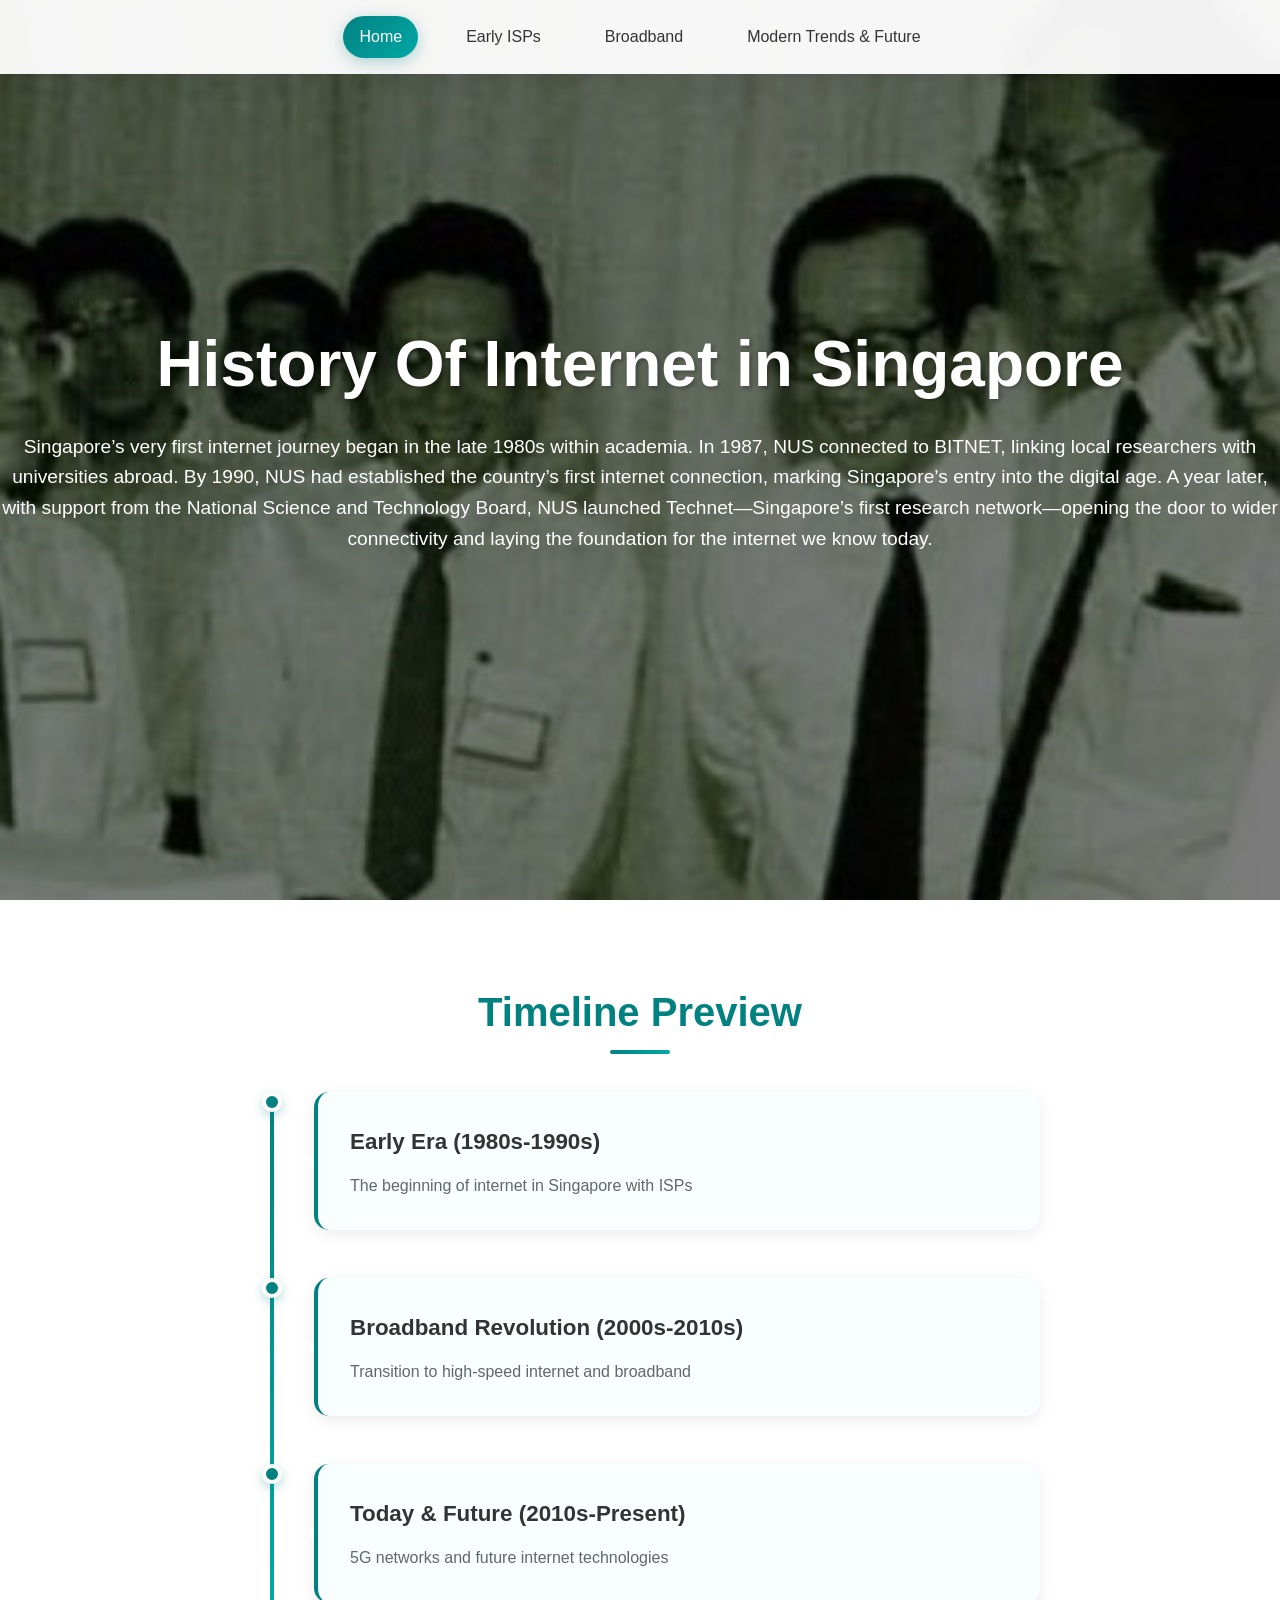
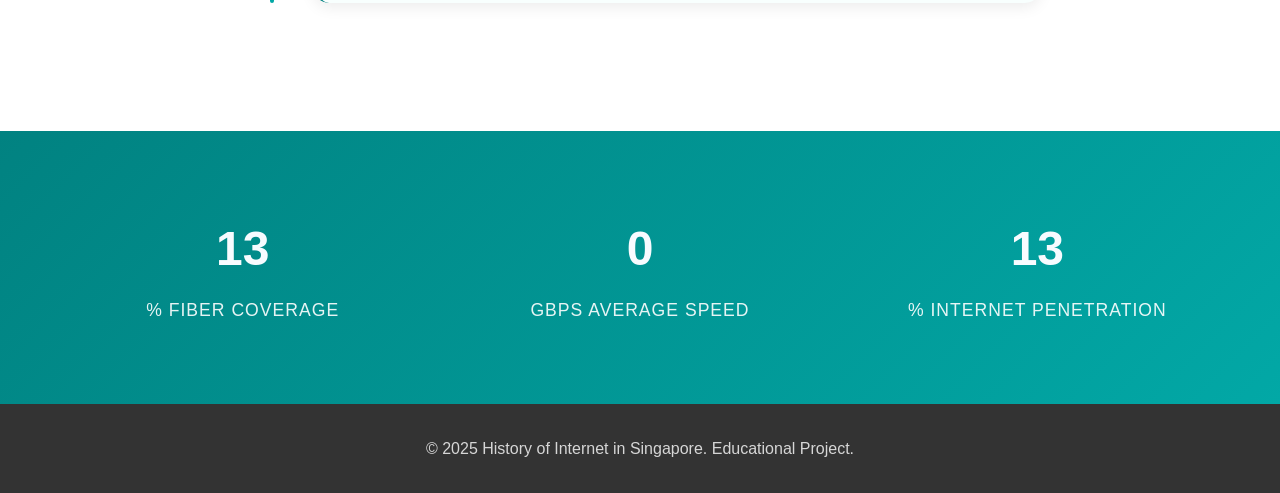
<file: FINALWEBFR/index.html>
<!DOCTYPE html>
<html lang="en">

<head>
    <meta charset="UTF-8">
    <meta name="viewport" content="width=device-width, initial-scale=1.0">
    <title>History of Internet in Singapore</title>
    <style>
        * {
            margin: 0;
            padding: 0;
            box-sizing: border-box;
        }

        body {
            font-family: 'Segoe UI', Tahoma, Geneva, Verdana, sans-serif;
            line-height: 1.6;
            color: #333;
            background: linear-gradient(135deg, #f5f7fa 0%, #c3cfe2 100%);
            overflow-x: hidden;
        }

        .container {
            max-width: 1200px;
            margin: 0 auto;
            padding: 0 20px;
        }

        /* Navigation */
        .navbar {
            background: rgba(255, 255, 255, 0.95);
            backdrop-filter: blur(10px);
            padding: 1rem 0;
            position: fixed;
            top: 0;
            width: 100%;
            z-index: 1000;
            box-shadow: 0 2px 20px rgba(0, 0, 0, 0.1);
        }

        .nav-container {
            max-width: 1200px;
            margin: 0 auto;
            padding: 0 20px;
        }

        .nav-links {
            display: flex;
            justify-content: center;
            gap: 2rem;
        }

        .nav-link {
            text-decoration: none;
            color: #333;
            font-weight: 500;
            padding: 0.5rem 1rem;
            border-radius: 25px;
            transition: all 0.3s ease;
            position: relative;
            overflow: hidden;
        }

        .nav-link::before {
            content: '';
            position: absolute;
            top: 0;
            left: -100%;
            width: 100%;
            height: 100%;
            background: linear-gradient(90deg, transparent, rgba(1, 130, 129, 0.2), transparent);
            transition: left 0.6s;
        }

        .nav-link:hover::before {
            left: 100%;
        }

        .nav-link:hover {
            color: #018281;
            transform: translateY(-2px);
        }

        .nav-link.active {
            background: linear-gradient(135deg, #018281, #02a8a6);
            color: white;
            box-shadow: 0 4px 15px rgba(1, 130, 129, 0.3);
        }

        .hero {
            min-height: 100vh;
            display: flex;
            align-items: center;
            justify-content: center;
            background: linear-gradient(rgba(0, 0, 0, 0.4), rgba(0, 0, 0, 0.4)), url('images/origin.jpg') center/cover no-repeat;
            position: relative;
            overflow: hidden;
        }

        .hero::before {
            content: '';
            position: absolute;
            top: 0;
            left: 0;
            right: 0;
            bottom: 0;
            background: url('data:image/svg+xml,<svg width="60" height="60" viewBox="0 0 60 60" xmlns="http://www.w3.org/2000/svg"><g fill="none" fill-rule="evenodd"><g fill="%23ffffff" fill-opacity="0.1"><circle cx="30" cy="30" r="2"/></g></svg>');
            animation: float 20s infinite linear;
        }

        @keyframes float {
            0% {
                transform: translateY(0px);
            }

            100% {
                transform: translateY(-60px);
            }
        }

        .hero-content {
            text-align: center;
            color: white;
            z-index: 2;
            position: relative;
        }

        .hero-title {
            font-size: clamp(2.5rem, 5vw, 4rem);
            font-weight: 700;
            margin-bottom: 1rem;
            text-shadow: 2px 2px 4px rgba(0, 0, 0, 0.3);
            animation: slideInUp 1s ease-out;
        }

        .hero-subtitle {
            font-size: 1.2rem;
            margin-bottom: 2rem;
            opacity: 0.9;
            animation: slideInUp 1s ease-out 0.3s both;
        }

        @keyframes slideInUp {
            from {
                opacity: 0;
                transform: translateY(30px);
            }

            to {
                opacity: 1;
                transform: translateY(0);
            }
        }

        /* Timeline Section */
        .timeline-section {
            padding: 5rem 0;
            background: white;
        }

        .section-title {
            text-align: center;
            font-size: 2.5rem;
            margin-bottom: 3rem;
            color: #018281;
            position: relative;
            font-weight: 600;
        }

        .section-title::after {
            content: '';
            position: absolute;
            bottom: -10px;
            left: 50%;
            transform: translateX(-50%);
            width: 60px;
            height: 4px;
            background: linear-gradient(90deg, #018281, #02a8a6);
            border-radius: 2px;
        }

        .timeline-container {
            max-width: 800px;
            margin: 0 auto;
            position: relative;
        }

        .timeline-container::before {
            content: '';
            position: absolute;
            left: 30px;
            top: 0;
            bottom: 0;
            width: 4px;
            background: linear-gradient(to bottom, #018281, #02a8a6);
            border-radius: 2px;
        }

        .timeline-item {
            position: relative;
            margin-bottom: 3rem;
            display: flex;
            align-items: flex-start;
            cursor: pointer;
            transition: all 0.3s ease;
        }

        .timeline-item:hover {
            transform: translateX(10px);
        }

        .timeline-marker {
            width: 20px;
            height: 20px;
            background: #018281;
            border-radius: 50%;
            margin-right: 2rem;
            position: relative;
            z-index: 2;
            flex-shrink: 0;
            margin-left: 22px;
            border: 4px solid white;
            box-shadow: 0 4px 12px rgba(1, 130, 129, 0.3);
            transition: all 0.3s ease;
        }

        .timeline-item:hover .timeline-marker {
            transform: scale(1.2);
            background: #02a8a6;
            box-shadow: 0 6px 20px rgba(1, 130, 129, 0.5);
        }

        .timeline-content {
            background: #f8fffe;
            padding: 2rem;
            border-radius: 15px;
            flex: 1;
            border-left: 4px solid #018281;
            box-shadow: 0 4px 15px rgba(0, 0, 0, 0.08);
            transition: all 0.3s ease;
            position: relative;
        }

        .timeline-content::before {
            content: '';
            position: absolute;
            left: -12px;
            top: 50%;
            transform: translateY(-50%);
            width: 0;
            height: 0;
            border-top: 8px solid transparent;
            border-bottom: 8px solid transparent;
            border-right: 8px solid #f8fffe;
        }

        .timeline-item:hover .timeline-content {
            background: white;
            border-left-color: #02a8a6;
            box-shadow: 0 8px 25px rgba(1, 130, 129, 0.15);
        }

        .timeline-item:hover .timeline-content::before {
            border-right-color: white;
        }

        .timeline-content h3 {
            font-size: 1.4rem;
            margin-bottom: 0.8rem;
            color: #333;
            font-weight: 600;
        }

        .timeline-content p {
            color: #666;
            line-height: 1.6;
            margin: 0;
        }

        /* Stats Section */
        .stats-section {
            padding: 4rem 0;
            background: linear-gradient(135deg, #018281 0%, #02a8a6 100%);
            color: white;
        }

        .stats-grid {
            display: grid;
            grid-template-columns: repeat(auto-fit, minmax(200px, 1fr));
            gap: 2rem;
            text-align: center;
        }

        .stat-item {
            padding: 1rem;
        }

        .stat-number {
            font-size: 3rem;
            font-weight: 700;
            margin-bottom: 0.5rem;
            background: linear-gradient(45deg, #ffffff, #f0f8ff);
            -webkit-background-clip: text;
            -webkit-text-fill-color: transparent;
            background-clip: text;
        }

        .stat-label {
            font-size: 1.1rem;
            opacity: 0.9;
            text-transform: uppercase;
            letter-spacing: 1px;
        }

        /* Footer */
        .footer {
            background: #333;
            color: white;
            text-align: center;
            padding: 2rem 0;
        }

        .footer p {
            opacity: 0.8;
        }

        /* Design */
        @media (max-width: 768px) {
            .nav-links {
                flex-direction: column;
                gap: 1rem;
            }

            .hero-title {
                font-size: 2.5rem;
            }

            .timeline-container::before {
                left: 15px;
            }

            .timeline-marker {
                margin-left: 7px;
            }

            .timeline-content {
                padding: 1.5rem;
            }

            .timeline-content::before {
                display: none;
            }

            .stats-grid {
                grid-template-columns: 1fr;
                gap: 1rem;
            }

            .stat-number {
                font-size: 2.5rem;
            }
        }

        /* Animations */
        .fade-in {
            opacity: 0;
            transform: translateY(20px);
            transition: all 0.6s ease;
        }

        .fade-in.visible {
            opacity: 1;
            transform: translateY(0);
        }
    </style>
</head>

<body>
    <nav class="navbar">
        <div class="nav-container">
            <div class="nav-links">
                <a href="index.html" class="nav-link active">Home</a>
                <a href="early-isps.html" class="nav-link">Early ISPs</a>
                <a href="broadband.html" class="nav-link">Broadband</a>
                <a href="modern-trends.html" class="nav-link">Modern Trends & Future</a>
            </div>
        </div>
    </nav>

    <main>
        <section class="hero">
            <div class="hero-content">
                <h1 class="hero-title">History Of Internet in Singapore</h1>
                <p class="hero-subtitle">Singapore’s very first internet journey began in the late 1980s within
                    academia. In 1987,
                    NUS connected to BITNET, linking local
                    researchers with universities abroad. By 1990, NUS had established the country’s first internet
                    connection, marking
                    Singapore’s entry into the digital age. A year later, with support from the National Science and
                    Technology Board, NUS
                    launched Technet—Singapore’s first research network—opening the door to wider connectivity and
                    laying the foundation for
                    the internet we know today.</p>
            </div>
        </section>

        <section class="timeline-section">
            <div class="container">
                <h2 class="section-title">Timeline Preview</h2>
                <div class="timeline-container">
                    <div class="timeline-item" data-page="early-isps">
                        <div class="timeline-marker"></div>
                        <div class="timeline-content">
                            <h3>Early Era (1980s-1990s)</h3>
                            <p>The beginning of internet in Singapore with ISPs</p>
                        </div>
                    </div>

                    <div class="timeline-item" data-page="broadband">
                        <div class="timeline-marker"></div>
                        <div class="timeline-content">
                            <h3>Broadband Revolution (2000s-2010s)</h3>
                            <p>Transition to high-speed internet and broadband</p>
                        </div>
                    </div>

                    <div class="timeline-item" data-page="modern-trends">
                        <div class="timeline-marker"></div>
                        <div class="timeline-content">
                            <h3>Today & Future (2010s-Present)</h3>
                            <p>5G networks and future internet technologies</p>
                        </div>
                    </div>
                </div>
            </div>
        </section>

        <section class="stats-section">
            <div class="container">
                <div class="stats-grid">
                    <div class="stat-item">
                        <div class="stat-number" data-target="100">0</div>
                        <div class="stat-label">% Fiber Coverage</div>
                    </div>
                    <div class="stat-item">
                        <div class="stat-number" data-target="1">0</div>
                        <div class="stat-label">Gbps Average Speed</div>
                    </div>
                    <div class="stat-item">
                        <div class="stat-number" data-target="96">0</div>
                        <div class="stat-label">% Internet Penetration</div>
                    </div>
                </div>
            </div>
    </main>
    </section>
    <footer class="footer">
        <div class="container">
            <p>&copy; 2025 History of Internet in Singapore. Educational Project.</p>
        </div>
    </footer>

    <script>
        //DOM Content
        document.addEventListener('DOMContentLoaded', function () {
            initializeAnimations();
            initializeStatCounters();
            initializeCardClickHandlers();
            initializeScrollEffects();
        });

        //  all animations
        function initializeAnimations() {

            const animatedElements = document.querySelectorAll('.timeline-item, .stat-item');
            animatedElements.forEach(el => {
                el.classList.add('fade-in');
            });
        }

        // stat counters
        function initializeStatCounters() {
            const statNumbers = document.querySelectorAll('.stat-number');

            const animateCounter = (element) => {
                const target = parseInt(element.getAttribute('data-target'));
                const duration = 2000;
                const increment = target / (duration / 16);
                let current = 0;

                const updateCounter = () => {
                    if (current < target) {
                        current += increment;
                        if (current > target) current = target;
                        element.textContent = Math.floor(current);
                        requestAnimationFrame(updateCounter);
                    } else {
                        element.textContent = target;
                    }
                };

                updateCounter();
            };

            const statObserver = new IntersectionObserver((entries) => {
                entries.forEach(entry => {
                    if (entry.isIntersecting) {
                        animateCounter(entry.target);
                        statObserver.unobserve(entry.target);
                    }
                });
            }, {
                threshold: 0.5
            });

            statNumbers.forEach(stat => {
                statObserver.observe(stat);
            });
        }

        function initializeCardClickHandlers() {
            const timelineItems = document.querySelectorAll('.timeline-item');

            timelineItems.forEach(item => {
                item.addEventListener('click', function () {
                    const page = this.getAttribute('data-page');

                    // Add a click animation
                    this.style.transform = 'translateX(15px) scale(0.98)';
                    setTimeout(() => {
                        this.style.transform = '';
                    }, 150);

                    // Navigate to pages
                    if (page === 'early-isps') {
                        window.location.href = 'early-isps.html';
                    } else if (page === 'broadband') {
                        window.location.href = 'broadband.html';
                    } else if (page === 'modern-trends') {
                        window.location.href = 'modern-trends.html';
                    }
                });

                // hover effect 
                item.addEventListener('mouseenter', function () {
                    this.style.transition = 'all 0.3s cubic-bezier(0.4, 0, 0.2, 1)';
                });
            });
        }

        // scroll effects
        function initializeScrollEffects() {

            const fadeObserver = new IntersectionObserver((entries) => {
                entries.forEach((entry, index) => {
                    if (entry.isIntersecting) {
                        setTimeout(() => {
                            entry.target.classList.add('visible');
                        }, index * 100);
                        fadeObserver.unobserve(entry.target);
                    }
                });
            }, {
                threshold: 0.1,
                rootMargin: '0px 0px -50px 0px'
            });


            document.querySelectorAll('.fade-in').forEach(el => {
                fadeObserver.observe(el);
            });

            // Nav bar background 
            const navbar = document.querySelector('.navbar');
            let lastScrollTop = 0;

            window.addEventListener('scroll', function () {
                const scrollTop = window.pageYOffset || document.documentElement.scrollTop;

                if (scrollTop > 100) {
                    navbar.style.background = 'rgba(255, 255, 255, 0.98)';
                } else {
                    navbar.style.background = 'rgba(255, 255, 255, 0.95)';
                }

                if (scrollTop > lastScrollTop && scrollTop > 200) {
                    // Scrolling down
                    navbar.style.transform = 'translateY(-100%)';
                } else {
                    // Scrolling up
                    navbar.style.transform = 'translateY(0)';
                }

                lastScrollTop = scrollTop;
            });
        }

        //scrolling 
        document.querySelectorAll('a[href^="#"]').forEach(anchor => {
            anchor.addEventListener('click', function (e) {
                e.preventDefault();
                const target = document.querySelector(this.getAttribute('href'));
                if (target) {
                    target.scrollIntoView({
                        behavior: 'smooth',
                        block: 'start'
                    });
                }
            });
        });

        window.addEventListener('scroll', function () {
            const scrolled = window.pageYOffset;
            const hero = document.querySelector('.hero');
            if (hero) {
                const rate = scrolled * -0.5;
                hero.style.transform = `translateY(${rate}px)`;
            }
        });

        // Add loading animation
        window.addEventListener('load', function () {
            document.body.classList.add('loaded');

            setTimeout(() => {
                const heroTitle = document.querySelector('.hero-title');
                const heroSubtitle = document.querySelector('.hero-subtitle');

                if (heroTitle) heroTitle.style.animationPlayState = 'running';
                if (heroSubtitle) heroSubtitle.style.animationPlayState = 'running';
            }, 100);
        });

        // Mobile menu toggle 
        function toggleMobileMenu() {
            const navLinks = document.querySelector('.nav-links');
            navLinks.classList.toggle('mobile-active');
        }

        document.addEventListener('keydown', function (e) {

            if (e.key === 'Enter' || e.key === ' ') {
                const focusedItem = document.activeElement;
                if (focusedItem.classList.contains('timeline-item')) {
                    e.preventDefault();
                    focusedItem.click();
                }
            }
        });

        //  timeline items for accessibility
        document.querySelectorAll('.timeline-item').forEach(item => {
            item.setAttribute('tabindex', '0');
            item.setAttribute('role', 'button');
            item.setAttribute('aria-label', `Navigate to ${item.querySelector('h3').textContent} page`);
        });

        function debounce(func, wait) {
            let timeout;
            return function executedFunction(...args) {
                const later = () => {
                    clearTimeout(timeout);
                    func(...args);
                };
                clearTimeout(timeout);
                timeout = setTimeout(later, wait);
            };
        }

        const debouncedScrollHandler = debounce(function () {

        }, 10);

        window.addEventListener('scroll', debouncedScrollHandler);
    </script>
</body>

</html>
</file>
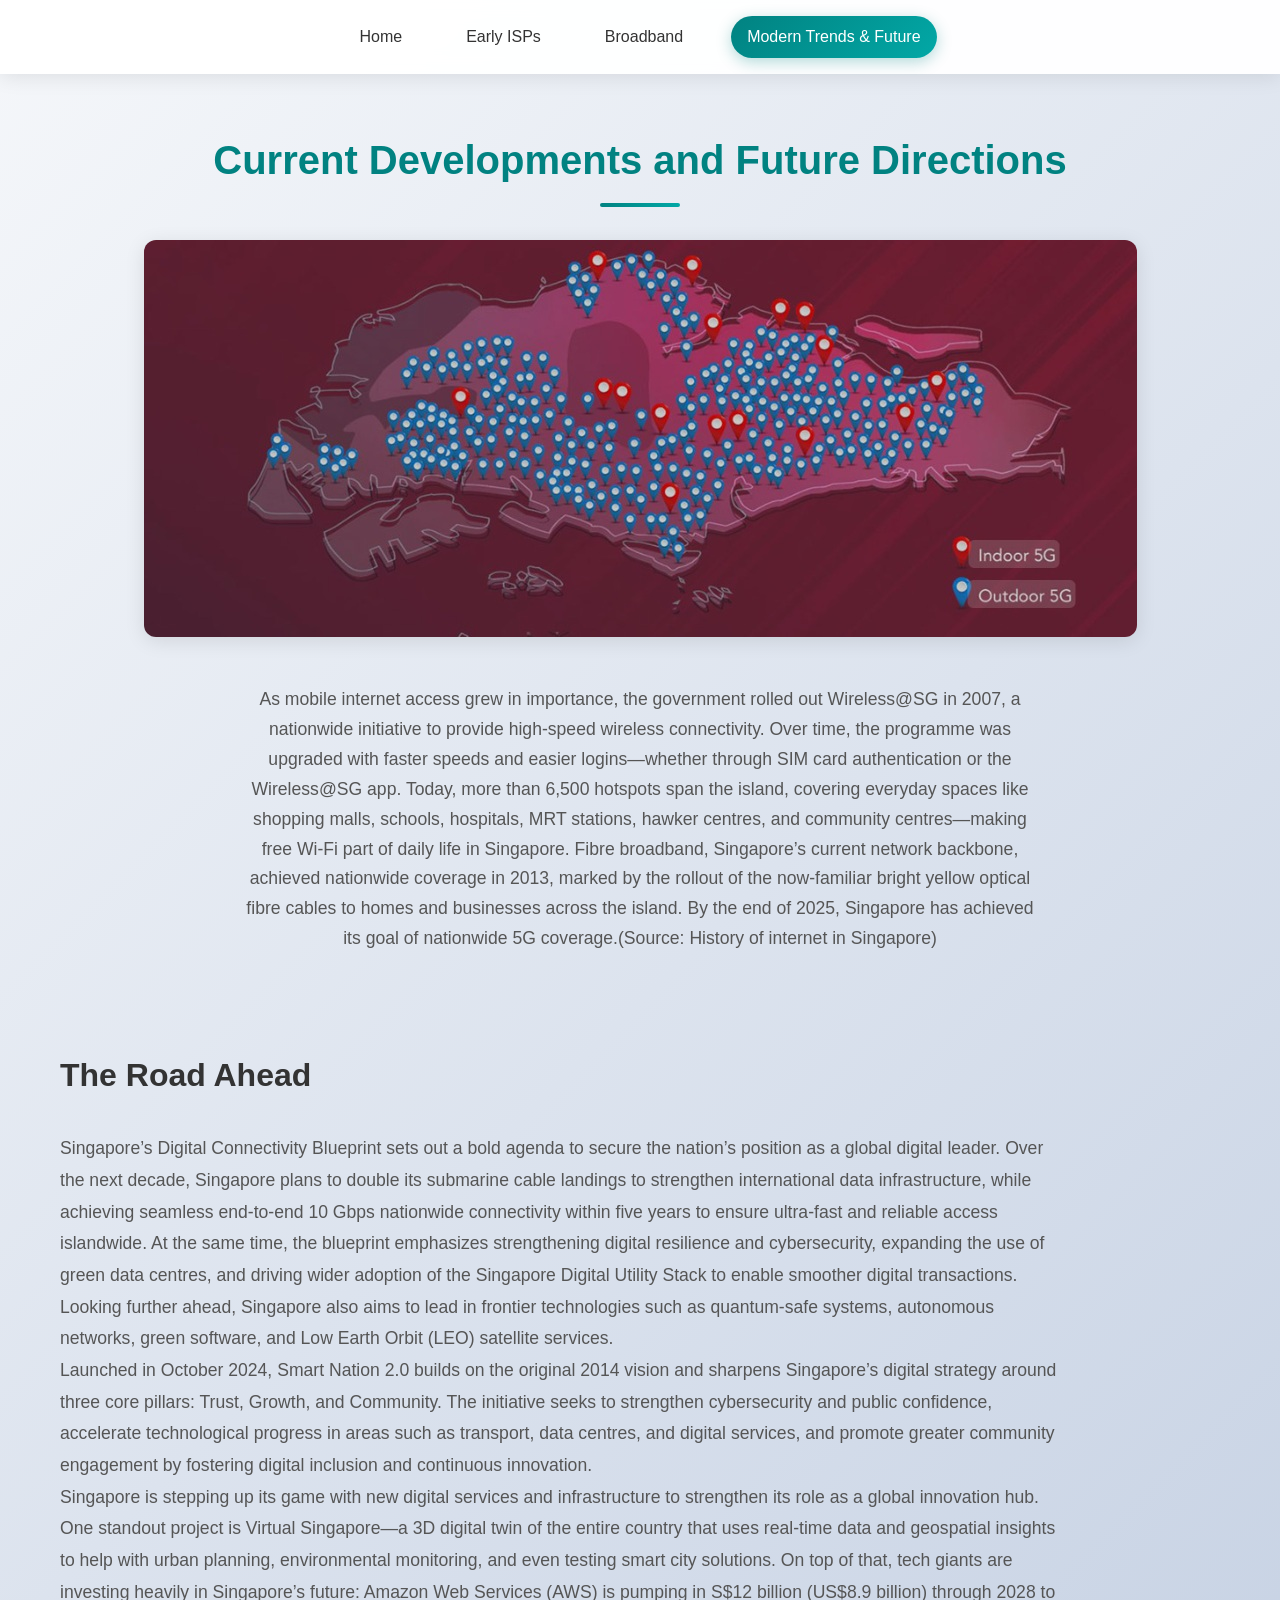
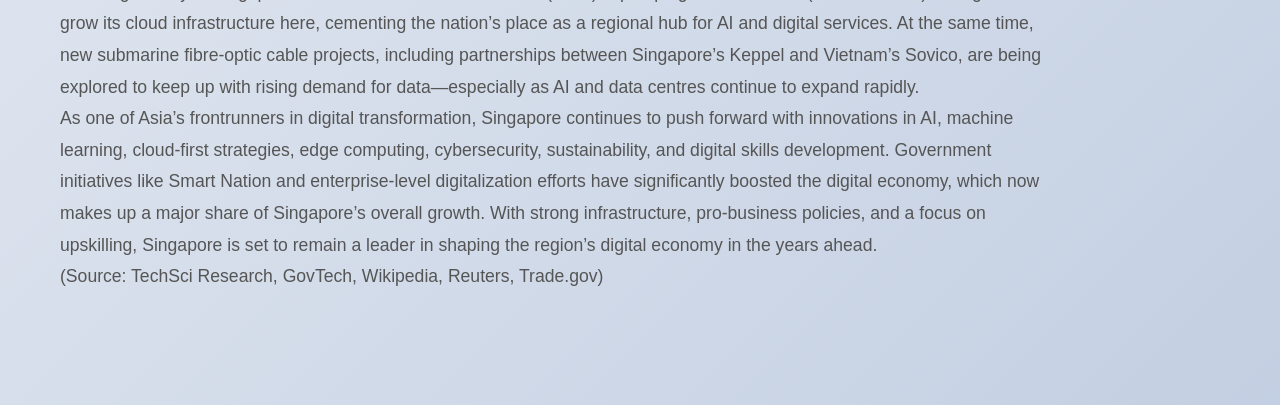
<file: FINALWEBFR/modern-trends.html>
<!DOCTYPE html>
<html lang="en">

<head>
    <meta charset="UTF-8">
    <meta name="viewport" content="width=device-width, initial-scale=1.0">
    <title>Modern Trends & Future - History of Internet in Singapore</title>
    <link rel="stylesheet" href="modern-trends.css">
</head>

<body>
    <nav class="navbar">
        <div class="nav-container">
            <div class="nav-links">
                <a href="index.html" class="nav-link">Home</a>
                <a href="early-isps.html" class="nav-link">Early ISPs</a>
                <a href="broadband.html" class="nav-link">Broadband</a>
                <a href="modern-trends.html" class="nav-link active">Modern Trends & Future</a>
            </div>
        </div>
    </nav>

    <main class="main-content">
        <div class="container">
            <section class="content-section">
                <h1 class="main-title">Current Developments and Future Directions</h1>

                <div class="image-center">
                    <img src="images/5g.jpg" alt="5G Coverage Map Singapore" class="center-image">
                </div>

                <div class="text-section">
                    <p>As mobile internet access grew in importance, the government rolled out Wireless@SG in 2007, a
                        nationwide initiative to
                        provide high-speed wireless connectivity. Over time, the programme was upgraded with faster
                        speeds and easier
                        logins—whether through SIM card authentication or the Wireless@SG app.
                        Today, more than 6,500 hotspots span the island, covering everyday spaces like shopping malls,
                        schools, hospitals, MRT
                        stations, hawker centres, and community centres—making free Wi-Fi part of daily life in
                        Singapore.
                        Fibre broadband, Singapore’s current network backbone, achieved nationwide coverage in 2013,
                        marked by the rollout of
                        the now-familiar bright yellow optical fibre cables to homes and businesses across the island.
                        By the end of 2025,
                        Singapore has achieved its goal of nationwide 5G coverage.(Source: History of internet in
                        Singapore)
                    </p>

                </div>
            </section>

            <!-- The Road Ahead Section -->
            <section class="content-section road-ahead">
                <h2 class="section-title">The Road Ahead</h2>

                <div class="road-ahead-content">
                    <p>Singapore’s Digital Connectivity Blueprint sets out a bold agenda to secure the nation’s position
                        as a global digital
                        leader. Over the next decade, Singapore plans to double its submarine cable landings to
                        strengthen international data
                        infrastructure, while achieving seamless end-to-end 10 Gbps nationwide connectivity within five
                        years to ensure
                        ultra-fast and reliable access islandwide. At the same time, the blueprint emphasizes
                        strengthening digital resilience
                        and cybersecurity, expanding the use of green data centres, and driving wider adoption of the
                        Singapore Digital Utility
                        Stack to enable smoother digital transactions. Looking further ahead, Singapore also aims to
                        lead in frontier
                        technologies such as quantum-safe systems, autonomous networks, green software, and Low Earth
                        Orbit (LEO) satellite
                        services.</p>

                    <p>Launched in October 2024, Smart Nation 2.0 builds on the original 2014 vision and sharpens
                        Singapore’s digital strategy
                        around three core pillars: Trust, Growth, and Community. The initiative seeks to strengthen
                        cybersecurity and public
                        confidence, accelerate technological progress in areas such as transport, data centres, and
                        digital services, and
                        promote greater community engagement by fostering digital inclusion and continuous innovation.
                    </p>

                    <p> Singapore is stepping up its game with new digital services and infrastructure to strengthen
                        its role as a global
                        innovation hub. One standout project is Virtual Singapore—a 3D digital twin of the entire
                        country that uses real-time
                        data and geospatial insights to help with urban planning, environmental monitoring, and even
                        testing smart city
                        solutions. On top of that, tech giants are investing heavily in Singapore’s future: Amazon Web
                        Services (AWS) is pumping
                        in S$12 billion (US$8.9 billion) through 2028 to grow its cloud infrastructure here, cementing
                        the nation’s place as a
                        regional hub for AI and digital services. At the same time, new submarine fibre-optic cable
                        projects, including
                        partnerships between Singapore’s Keppel and Vietnam’s Sovico, are being explored to keep up with
                        rising demand for
                        data—especially as AI and data centres continue to expand rapidly.</p>

                    <p>As one of Asia’s frontrunners in digital transformation, Singapore continues to push forward
                        with innovations in AI,
                        machine learning, cloud-first strategies, edge computing, cybersecurity, sustainability, and
                        digital skills development.
                        Government initiatives like Smart Nation and enterprise-level digitalization efforts have
                        significantly boosted the
                        digital economy, which now makes up a major share of Singapore’s overall growth. With strong
                        infrastructure,
                        pro-business policies, and a focus on upskilling, Singapore is set to remain a leader in shaping
                        the region’s digital
                        economy in the years ahead.
                    </p>
                    <p>(Source: TechSci Research, GovTech, Wikipedia, Reuters, Trade.gov)</p>
                </div>
            </section>
        </div>
    </main>

    <script src="modern-trends.js"></script>
</body>

</html>
</file>
<file: FINALWEBFR/modern-trends.css>
* {
    margin: 0;
    padding: 0;
    box-sizing: border-box;
}

body {
    font-family: 'Segoe UI', Tahoma, Geneva, Verdana, sans-serif;
    line-height: 1.6;
    color: #333;
    background: linear-gradient(135deg, #f5f7fa 0%, #c3cfe2 100%);
    padding-top: 80px;
    min-height: 100vh;
}

/* Navigation*/
.navbar {
    background: rgba(255, 255, 255, 0.95);
    backdrop-filter: blur(10px);
    padding: 1rem 0;
    position: fixed;
    top: 0;
    width: 100%;
    z-index: 1000;
    box-shadow: 0 2px 20px rgba(0, 0, 0, 0.1);
}

.nav-container {
    max-width: 1200px;
    margin: 0 auto;
    padding: 0 20px;
}

.nav-links {
    display: flex;
    justify-content: center;
    gap: 2rem;
}

.nav-link {
    text-decoration: none;
    color: #333;
    font-weight: 500;
    padding: 0.5rem 1rem;
    border-radius: 25px;
    transition: all 0.3s ease;
    position: relative;
    overflow: hidden;
}

.nav-link::before {
    content: '';
    position: absolute;
    top: 0;
    left: -100%;
    width: 100%;
    height: 100%;
    background: linear-gradient(90deg, transparent, rgba(1, 130, 129, 0.2), transparent);
    transition: left 0.6s;
}

.nav-link:hover::before {
    left: 100%;
}

.nav-link:hover {
    color: #018281;
    transform: translateY(-2px);
}

.nav-link.active {
    background: linear-gradient(135deg, #018281, #02a8a6);
    color: white;
    box-shadow: 0 4px 15px rgba(1, 130, 129, 0.3);
}

/* Main Content */
.main-content {
    padding: 3rem 0;
}

.container {
    max-width: 1200px;
    margin: 0 auto;
    padding: 0 20px;
}

/* Content Sections */
.content-section {
    margin-bottom: 4rem;
    opacity: 0;
    transform: translateY(20px);
    animation: fadeInUp 0.6s ease forwards;
}

.content-section:nth-child(1) {
    animation-delay: 0.1s;
}

.content-section:nth-child(2) {
    animation-delay: 0.3s;
}

.main-title {
    font-size: 2.5rem;
    color: #018281;
    margin-bottom: 3rem;
    text-align: center;
    font-weight: 600;
    position: relative;
}

.main-title::after {
    content: '';
    position: absolute;
    bottom: -15px;
    left: 50%;
    transform: translateX(-50%);
    width: 80px;
    height: 4px;
    background: linear-gradient(90deg, #018281, #02a8a6);
    border-radius: 2px;
}

.image-center {
    display: flex;
    justify-content: center;
    margin: 2rem 0 3rem 0;
}

.center-image {
    max-width: 100%;
    height: auto;
    border-radius: 12px;
    box-shadow: 0 4px 20px rgba(0, 0, 0, 0.1);
    transition: all 0.3s ease;
}

.center-image:hover {
    transform: translateY(-3px);
    box-shadow: 0 8px 30px rgba(0, 0, 0, 0.15);
}

.text-section {
    max-width: 800px;
    margin: 0 auto;
    text-align: center;
}

.text-section p {
    font-size: 1.1rem;
    color: #555;
    line-height: 1.7;
}

.section-title {
    font-size: 2rem;
    color: #333;
    margin-bottom: 2rem;
    font-weight: 600;
}

.road-ahead {
    margin-top: 6rem;
}

.road-ahead-content {
    font-size: 1.1rem;
    color: #555;
    line-height: 1.8;
    max-width: 1000px;
}

/* Animations */
@keyframes fadeInUp {
    from {
        opacity: 0;
        transform: translateY(20px);
    }

    to {
        opacity: 1;
        transform: translateY(0);
    }
}

/*Design */
@media (max-width: 768px) {
    .nav-links {
        flex-wrap: wrap;
        gap: 0.5rem;
        font-size: 14px;
    }

    .nav-link {
        padding: 0.4rem 0.8rem;
    }

    body {
        padding-top: 70px;
    }

    .main-title {
        font-size: 2rem;
        margin-bottom: 2rem;
    }

    .content-layout {
        flex-direction: column;
        gap: 2rem;
        text-align: center;
    }

    .image-section {
        flex: none;
    }

    .section-title {
        font-size: 1.8rem;
    }

    .main-content {
        padding: 2rem 0;
    }

    .container {
        padding: 0 15px;
    }
}

@media (max-width: 480px) {
    .main-title {
        font-size: 1.8rem;
    }

    .section-title {
        font-size: 1.5rem;
    }

    .image-placeholder {
        width: 150px;
        height: 120px;
        font-size: 14px;
    }
}
</file>
